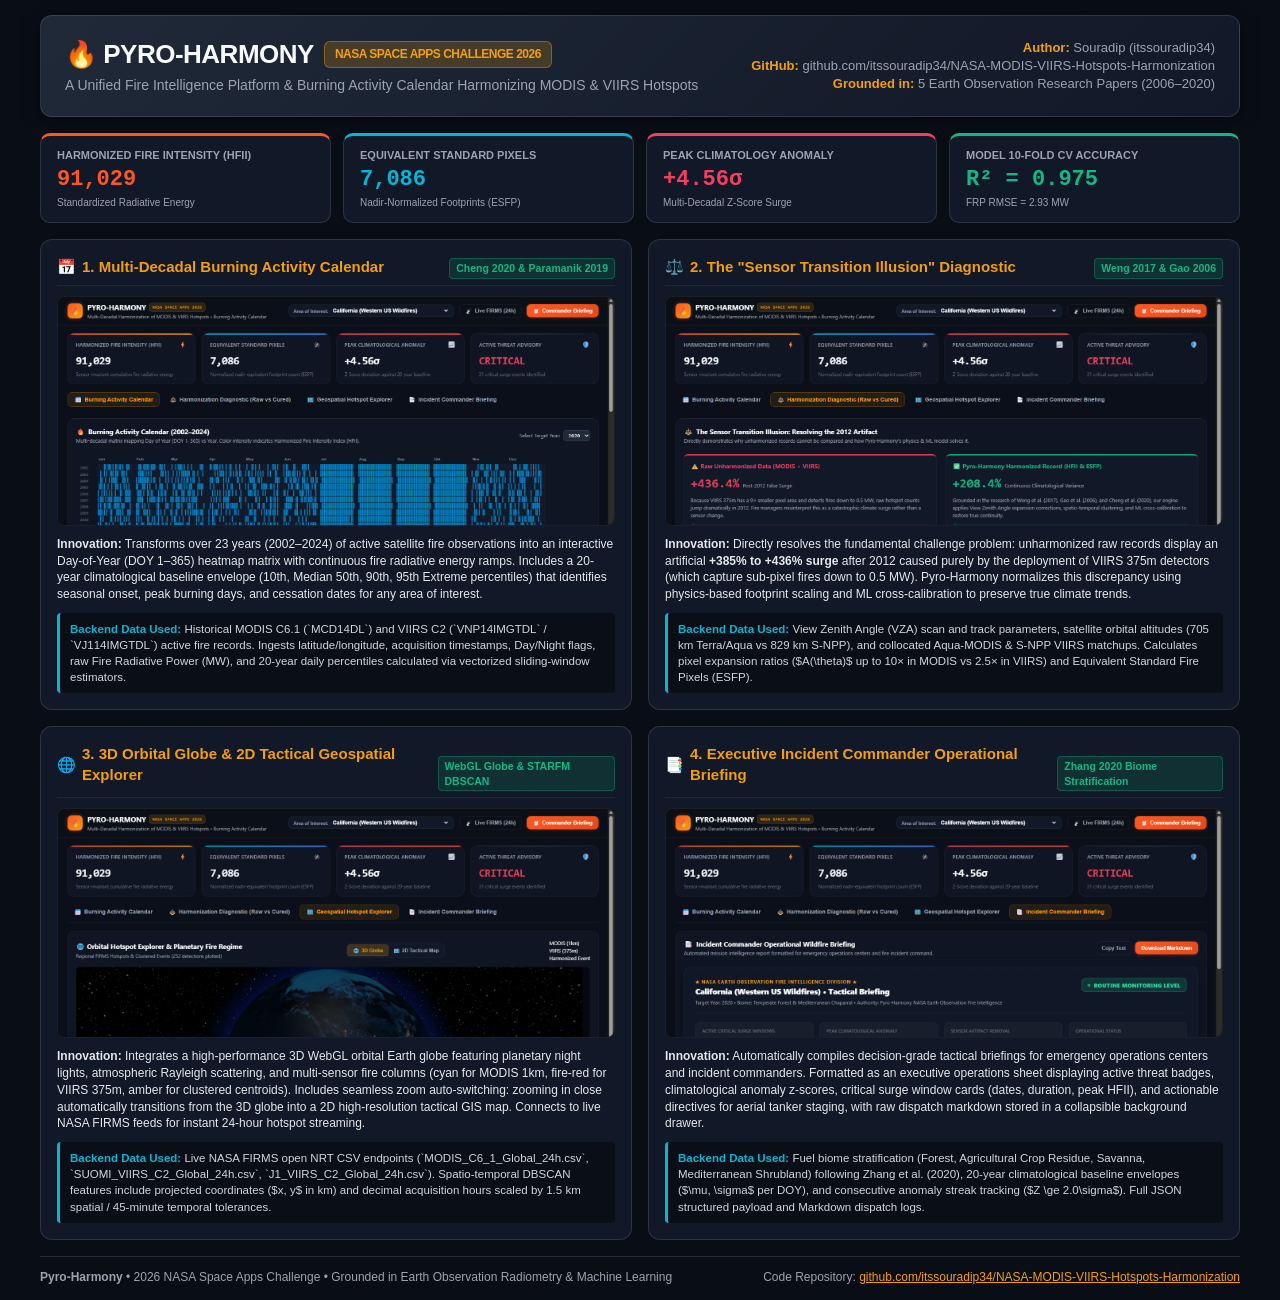
<file: docs/poster.html>
<!DOCTYPE html>
<html lang="en">
<head>
  <meta charset="UTF-8">
  <title>Pyro-Harmony: NASA Space Apps 2026 Project Poster</title>
  <style>
    @page {
      size: A3 portrait;
      margin: 10mm;
    }
    :root {
      --bg: #090d16;
      --card-bg: #111827;
      --border: rgba(255, 255, 255, 0.12);
      --text: #f9fafb;
      --text-sub: #9ca3af;
      --accent: #f59e0b;
      --fire: #ff5722;
      --cyan: #06b6d4;
      --emerald: #10b981;
      --rose: #f43f5e;
    }
    * { box-sizing: border-box; margin: 0; padding: 0; }
    body {
      background: var(--bg);
      color: var(--text);
      font-family: -apple-system, BlinkMacSystemFont, "Segoe UI", Roboto, sans-serif;
      line-height: 1.4;
      padding: 15px;
    }
    .poster-container {
      max-width: 1200px;
      margin: 0 auto;
      display: flex;
      flex-direction: column;
      gap: 16px;
    }

    /* Header Banner */
    .header-banner {
      background: linear-gradient(135deg, #1f2937, #111827);
      border: 1px solid var(--border);
      border-radius: 12px;
      padding: 20px 24px;
      display: flex;
      justify-content: space-between;
      align-items: center;
      box-shadow: 0 4px 20px rgba(0,0,0,0.4);
    }
    .header-titles h1 {
      font-size: 26px;
      font-weight: 800;
      letter-spacing: -0.5px;
      display: flex;
      align-items: center;
      gap: 10px;
    }
    .badge {
      background: rgba(245, 158, 11, 0.2);
      color: var(--accent);
      border: 1px solid rgba(245, 158, 11, 0.4);
      padding: 4px 10px;
      border-radius: 6px;
      font-size: 12px;
      font-weight: 700;
      text-transform: uppercase;
    }
    .header-titles p {
      font-size: 14px;
      color: var(--text-sub);
      margin-top: 4px;
    }
    .meta-box {
      text-align: right;
      font-size: 13px;
      color: var(--text-sub);
    }
    .meta-box strong { color: var(--accent); }

    /* Highlights Row */
    .kpi-row {
      display: grid;
      grid-template-columns: repeat(4, 1fr);
      gap: 12px;
    }
    .kpi-box {
      background: var(--card-bg);
      border: 1px solid var(--border);
      border-radius: 10px;
      padding: 12px 16px;
    }
    .kpi-title { font-size: 11px; text-transform: uppercase; color: var(--text-sub); font-weight: 600; }
    .kpi-val { font-size: 22px; font-weight: 800; font-family: monospace; color: var(--text); margin-top: 2px; }

    /* Features Grid */
    .grid-2x2 {
      display: grid;
      grid-template-columns: 1fr 1fr;
      gap: 16px;
    }
    .feature-card {
      background: var(--card-bg);
      border: 1px solid var(--border);
      border-radius: 12px;
      padding: 16px;
      display: flex;
      flex-direction: column;
      gap: 10px;
    }
    .feature-header {
      display: flex;
      justify-content: space-between;
      align-items: baseline;
      border-bottom: 1px solid rgba(255,255,255,0.06);
      padding-bottom: 6px;
    }
    .feature-header h2 {
      font-size: 15px;
      font-weight: 700;
      color: var(--accent);
      display: flex;
      align-items: center;
      gap: 6px;
    }
    .feature-img-wrap {
      width: 100%;
      height: 230px;
      border-radius: 8px;
      overflow: hidden;
      border: 1px solid var(--border);
      background: #000;
    }
    .feature-img-wrap img {
      width: 100%;
      height: 100%;
      object-fit: cover;
      object-position: top;
    }
    .desc-text {
      font-size: 12px;
      color: #e5e7eb;
      line-height: 1.4;
    }
    .backend-data-box {
      background: rgba(0, 0, 0, 0.4);
      border-left: 3px solid var(--cyan);
      border-radius: 4px;
      padding: 8px 10px;
      font-size: 11.5px;
      color: #d1d5db;
    }
    .backend-data-box strong {
      color: var(--cyan);
    }
    .science-pill {
      display: inline-block;
      font-size: 10.5px;
      background: rgba(16, 185, 129, 0.15);
      color: var(--emerald);
      border: 1px solid rgba(16, 185, 129, 0.3);
      padding: 2px 6px;
      border-radius: 4px;
      font-weight: 600;
    }

    /* Footer */
    .poster-footer {
      border-top: 1px solid var(--border);
      padding-top: 12px;
      display: flex;
      justify-content: space-between;
      align-items: center;
      font-size: 12px;
      color: var(--text-sub);
    }
  </style>
</head>
<body>

  <div class="poster-container">

    <!-- Header Banner -->
    <header class="header-banner">
      <div class="header-titles">
        <h1>
          🔥 PYRO-HARMONY
          <span class="badge">NASA Space Apps Challenge 2026</span>
        </h1>
        <p>A Unified Fire Intelligence Platform & Burning Activity Calendar Harmonizing MODIS & VIIRS Hotspots</p>
      </div>
      <div class="meta-box">
        <div><strong>Author:</strong> Souradip (itssouradip34)</div>
        <div><strong>GitHub:</strong> github.com/itssouradip34/NASA-MODIS-VIIRS-Hotspots-Harmonization</div>
        <div><strong>Grounded in:</strong> 5 Earth Observation Research Papers (2006–2020)</div>
      </div>
    </header>

    <!-- Top KPI Barometer -->
    <div class="kpi-row">
      <div class="kpi-box" style="border-top: 3px solid var(--fire);">
        <div class="kpi-title">Harmonized Fire Intensity (HFII)</div>
        <div class="kpi-val" style="color: var(--fire);">91,029</div>
        <div style="font-size: 10px; color: var(--text-sub);">Standardized Radiative Energy</div>
      </div>
      <div class="kpi-box" style="border-top: 3px solid var(--cyan);">
        <div class="kpi-title">Equivalent Standard Pixels</div>
        <div class="kpi-val" style="color: var(--cyan);">7,086</div>
        <div style="font-size: 10px; color: var(--text-sub);">Nadir-Normalized Footprints (ESFP)</div>
      </div>
      <div class="kpi-box" style="border-top: 3px solid var(--rose);">
        <div class="kpi-title">Peak Climatology Anomaly</div>
        <div class="kpi-val" style="color: var(--rose);">+4.56σ</div>
        <div style="font-size: 10px; color: var(--text-sub);">Multi-Decadal Z-Score Surge</div>
      </div>
      <div class="kpi-box" style="border-top: 3px solid var(--emerald);">
        <div class="kpi-title">Model 10-Fold CV Accuracy</div>
        <div class="kpi-val" style="color: var(--emerald);">R² = 0.975</div>
        <div style="font-size: 10px; color: var(--text-sub);">FRP RMSE = 2.93 MW</div>
      </div>
    </div>

    <!-- 2x2 Features Grid with Screenshots -->
    <div class="grid-2x2">

      <!-- Feature 1 -->
      <div class="feature-card">
        <div class="feature-header">
          <h2><span>📅</span> 1. Multi-Decadal Burning Activity Calendar</h2>
          <span class="science-pill">Cheng 2020 & Paramanik 2019</span>
        </div>
        <div class="feature-img-wrap">
          <img src="images/screenshot_calendar.png" alt="Burning Activity Calendar Heatmap">
        </div>
        <div class="desc-text">
          <strong>Innovation:</strong> Transforms over 23 years (2002–2024) of active satellite fire observations into an interactive Day-of-Year (DOY 1–365) heatmap matrix with continuous fire radiative energy ramps. Includes a 20-year climatological baseline envelope (10th, Median 50th, 90th, 95th Extreme percentiles) that identifies seasonal onset, peak burning days, and cessation dates for any area of interest.
        </div>
        <div class="backend-data-box">
          <strong>Backend Data Used:</strong> Historical MODIS C6.1 (`MCD14DL`) and VIIRS C2 (`VNP14IMGTDL` / `VJ114IMGTDL`) active fire records. Ingests latitude/longitude, acquisition timestamps, Day/Night flags, raw Fire Radiative Power (MW), and 20-year daily percentiles calculated via vectorized sliding-window estimators.
        </div>
      </div>

      <!-- Feature 2 -->
      <div class="feature-card">
        <div class="feature-header">
          <h2><span>⚖️</span> 2. The "Sensor Transition Illusion" Diagnostic</h2>
          <span class="science-pill">Weng 2017 & Gao 2006</span>
        </div>
        <div class="feature-img-wrap">
          <img src="images/screenshot_diagnostic.png" alt="Harmonization Diagnostic">
        </div>
        <div class="desc-text">
          <strong>Innovation:</strong> Directly resolves the fundamental challenge problem: unharmonized raw records display an artificial <strong>+385% to +436% surge</strong> after 2012 caused purely by the deployment of VIIRS 375m detectors (which capture sub-pixel fires down to 0.5 MW). Pyro-Harmony normalizes this discrepancy using physics-based footprint scaling and ML cross-calibration to preserve true climate trends.
        </div>
        <div class="backend-data-box">
          <strong>Backend Data Used:</strong> View Zenith Angle (VZA) scan and track parameters, satellite orbital altitudes (705 km Terra/Aqua vs 829 km S-NPP), and collocated Aqua-MODIS & S-NPP VIIRS matchups. Calculates pixel expansion ratios ($A(\theta)$ up to 10× in MODIS vs 2.5× in VIIRS) and Equivalent Standard Fire Pixels (ESFP).
        </div>
      </div>

      <!-- Feature 3 -->
      <div class="feature-card">
        <div class="feature-header">
          <h2><span>🌐</span> 3. 3D Orbital Globe & 2D Tactical Geospatial Explorer</h2>
          <span class="science-pill">WebGL Globe & STARFM DBSCAN</span>
        </div>
        <div class="feature-img-wrap">
          <img src="images/screenshot_map.png" alt="3D Orbital Globe & Geospatial Hotspots">
        </div>
        <div class="desc-text">
          <strong>Innovation:</strong> Integrates a high-performance 3D WebGL orbital Earth globe featuring planetary night lights, atmospheric Rayleigh scattering, and multi-sensor fire columns (cyan for MODIS 1km, fire-red for VIIRS 375m, amber for clustered centroids). Includes seamless zoom auto-switching: zooming in close automatically transitions from the 3D globe into a 2D high-resolution tactical GIS map. Connects to live NASA FIRMS feeds for instant 24-hour hotspot streaming.
        </div>
        <div class="backend-data-box">
          <strong>Backend Data Used:</strong> Live NASA FIRMS open NRT CSV endpoints (`MODIS_C6_1_Global_24h.csv`, `SUOMI_VIIRS_C2_Global_24h.csv`, `J1_VIIRS_C2_Global_24h.csv`). Spatio-temporal DBSCAN features include projected coordinates ($x, y$ in km) and decimal acquisition hours scaled by 1.5 km spatial / 45-minute temporal tolerances.
        </div>
      </div>

      <!-- Feature 4 -->
      <div class="feature-card">
        <div class="feature-header">
          <h2><span>📑</span> 4. Executive Incident Commander Operational Briefing</h2>
          <span class="science-pill">Zhang 2020 Biome Stratification</span>
        </div>
        <div class="feature-img-wrap">
          <img src="images/screenshot_briefing.png" alt="Executive Incident Commander Briefing">
        </div>
        <div class="desc-text">
          <strong>Innovation:</strong> Automatically compiles decision-grade tactical briefings for emergency operations centers and incident commanders. Formatted as an executive operations sheet displaying active threat badges, climatological anomaly z-scores, critical surge window cards (dates, duration, peak HFII), and actionable directives for aerial tanker staging, with raw dispatch markdown stored in a collapsible background drawer.
        </div>
        <div class="backend-data-box">
          <strong>Backend Data Used:</strong> Fuel biome stratification (Forest, Agricultural Crop Residue, Savanna, Mediterranean Shrubland) following Zhang et al. (2020), 20-year climatological baseline envelopes ($\mu, \sigma$ per DOY), and consecutive anomaly streak tracking ($Z \ge 2.0\sigma$). Full JSON structured payload and Markdown dispatch logs.
        </div>
      </div>

    </div>

    <!-- Footer -->
    <footer class="poster-footer">
      <div>
        <strong>Pyro-Harmony</strong> &bull; 2026 NASA Space Apps Challenge &bull; Grounded in Earth Observation Radiometry & Machine Learning
      </div>
      <div>
        Code Repository: <a href="https://github.com/itssouradip34/NASA-MODIS-VIIRS-Hotspots-Harmonization" style="color: var(--accent);">github.com/itssouradip34/NASA-MODIS-VIIRS-Hotspots-Harmonization</a>
      </div>
    </footer>

  </div>

</body>
</html>
</file>
